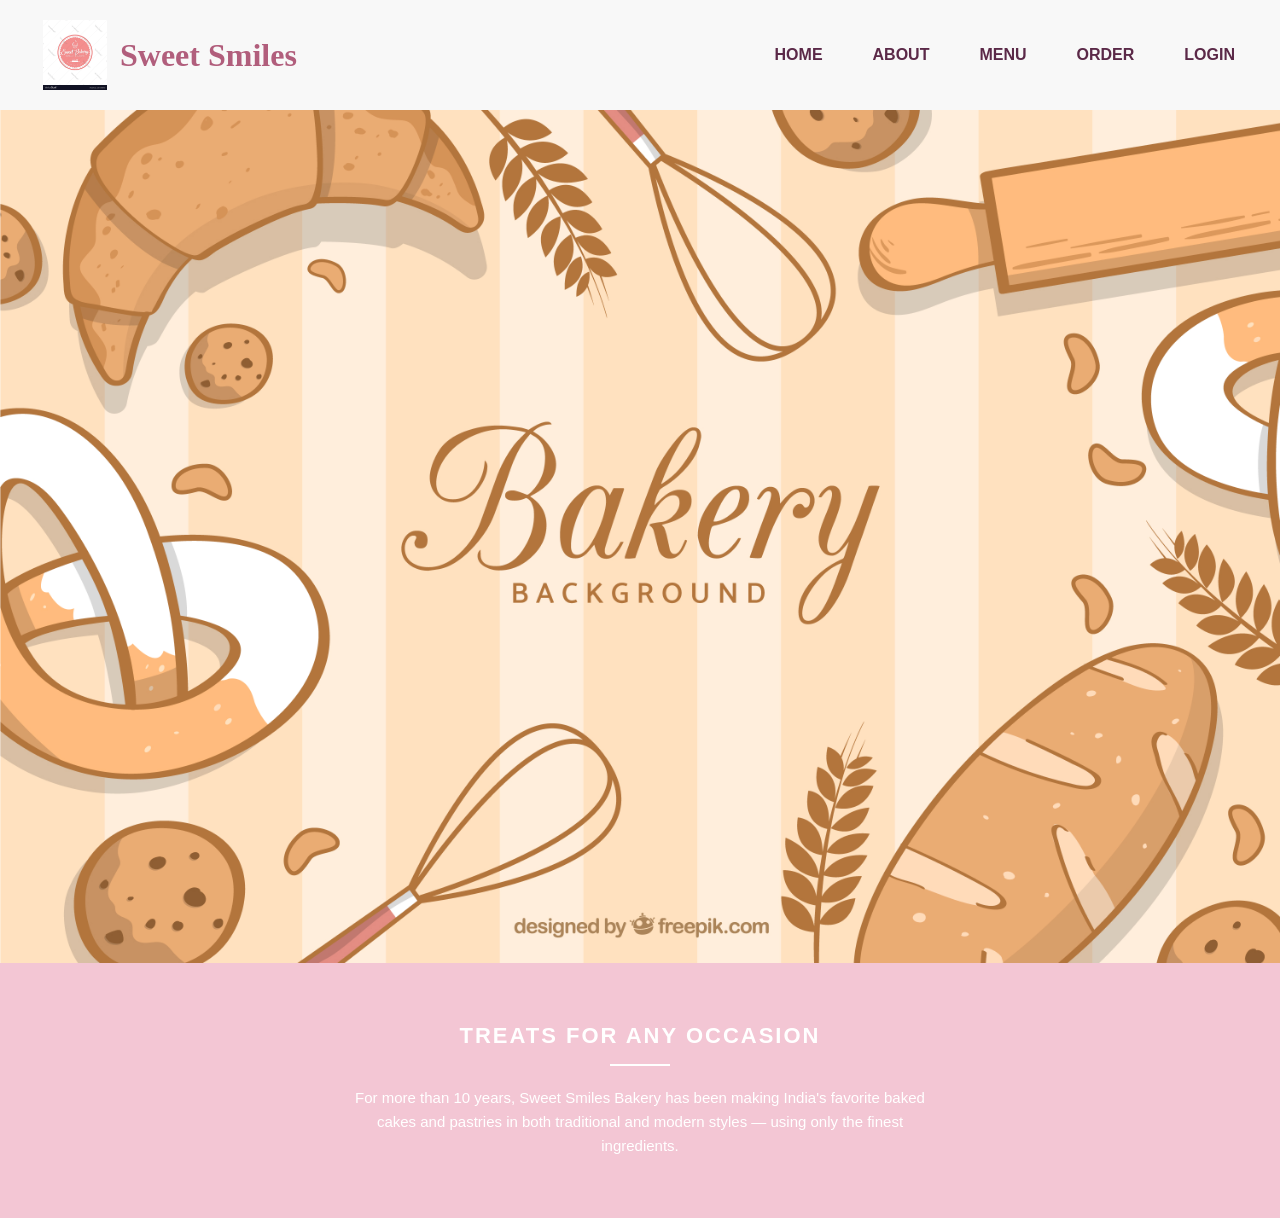
<file: index.html>
<!DOCTYPE html>
<html lang="en">
<head>
    <meta charset="UTF-8">
    <meta name="viewport" content="width=device-width, initial-scale=1.0">
    <title>Cake Shope</title>
    <link rel="stylesheet" href="static/css/index.css">
</head>
<body style="background-image: url('static/Images/');">
    <header>
    <div class="header-container">
      <div class="logo">
        <img src="static/Images/sweet-bakery-logo.webp" alt="Sweet Smiles Logo" height="400" width="400">
        <h1>Sweet Smiles</h1>
      </div>
      <nav>
        <ul>
          <li><a href="index.html">HOME</a></li>
          <li><a href="about.html">ABOUT</a></li>
          <li><a href="menu.html">MENU</a></li>
          <li><a href="order.html">ORDER</a></li>
          <li><a href="login.html">LOGIN</a></li>
        </ul>
      </nav>
      
      </div>
    </div>
  </header>

  <section class="hero">
    <img src="static/Images/backey.jpg" alt="Bakery Treats">
  </section>

  
  <section class="info">
    <h2>TREATS FOR ANY OCCASION</h2>
    <div class="divider"></div>
    <p>
      For more than 10 years, Sweet Smiles Bakery has been making India's favorite baked cakes
      and pastries in both traditional and modern styles — using only the finest ingredients.
    </p>
  </section>
</body>
</file>
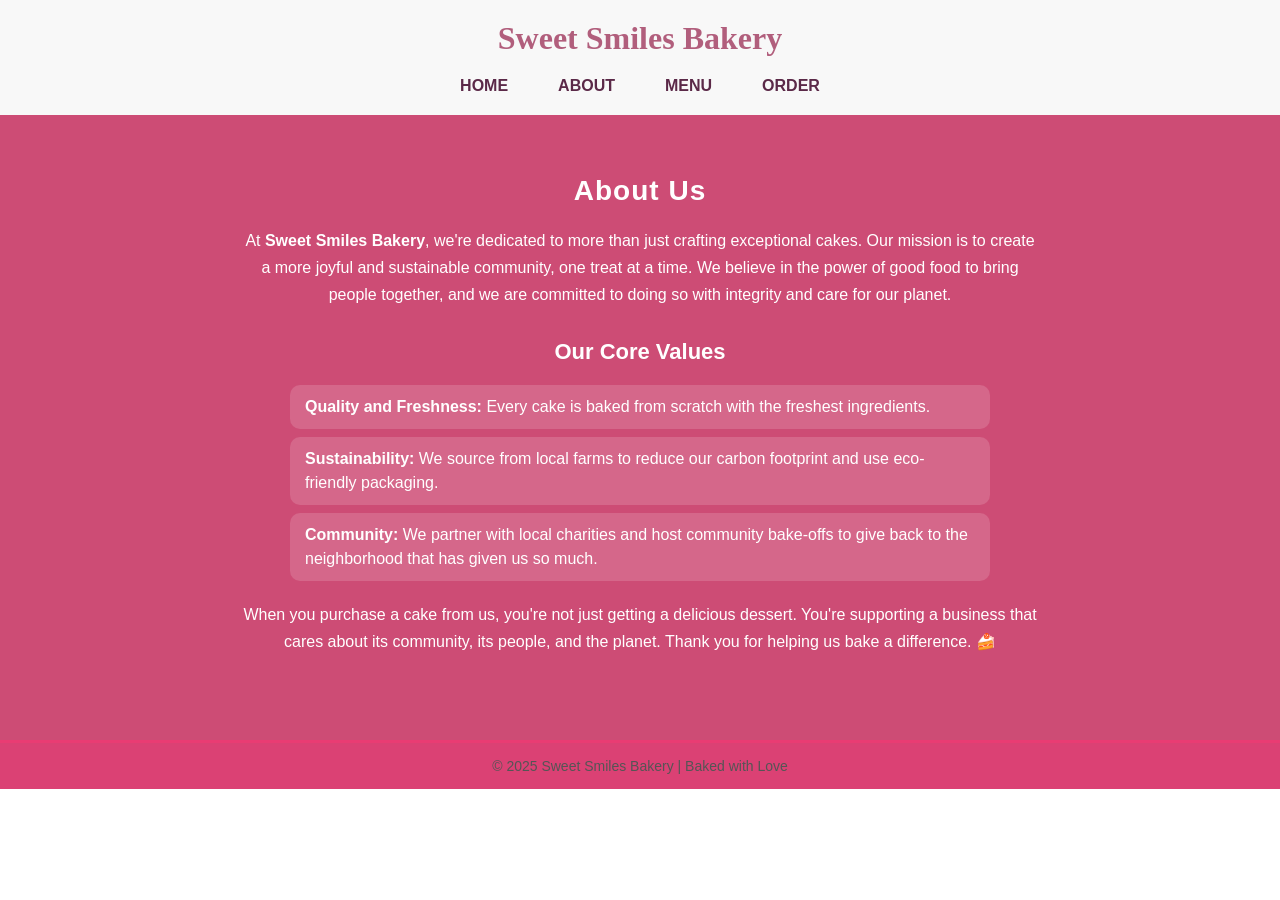
<file: about.html>
<!DOCTYPE html>
<html lang="en">
<head>
  <meta charset="UTF-8">
  <meta name="viewport" content="width=device-width, initial-scale=1.0">
  <title>About Us | Sweet Smiles Bakery</title>
  <link rel="stylesheet" href="static/css/about.css">
</head>
<body>


  <header>
    <h1>Sweet Smiles Bakery</h1>
    <nav>
        <ul>
          <li><a href="index.html">HOME</a></li>
          <li><a href="about.html">ABOUT</a></li>
          <li><a href="menu.html">MENU</a></li>
          <li><a href="order.html">ORDER</a></li>
        </ul>
      </nav>
  </header>


  <section class="about-section">
    <h2>About Us</h2>
    <p>
      At <strong>Sweet Smiles Bakery</strong>, we're dedicated to more than just crafting exceptional cakes.
      Our mission is to create a more joyful and sustainable community, one treat at a time.
      We believe in the power of good food to bring people together, and we are committed to doing so
      with integrity and care for our planet.
    </p>

    <h3>Our Core Values</h3>
    <ul>
      <li><strong>Quality and Freshness:</strong> Every cake is baked from scratch with the freshest ingredients.</li>
      <li><strong>Sustainability:</strong> We source from local farms to reduce our carbon footprint and use eco-friendly packaging.</li>
      <li><strong>Community:</strong> We partner with local charities and host community bake-offs to give back to the neighborhood that has given us so much.</li>
    </ul>

    <p>
      When you purchase a cake from us, you're not just getting a delicious dessert.
      You're supporting a business that cares about its community, its people, and the planet.
      Thank you for helping us bake a difference. 🍰
    </p>
  </section>


  <footer>
    © 2025 Sweet Smiles Bakery | Baked with Love
  </footer>

</body>
</html>
</file>
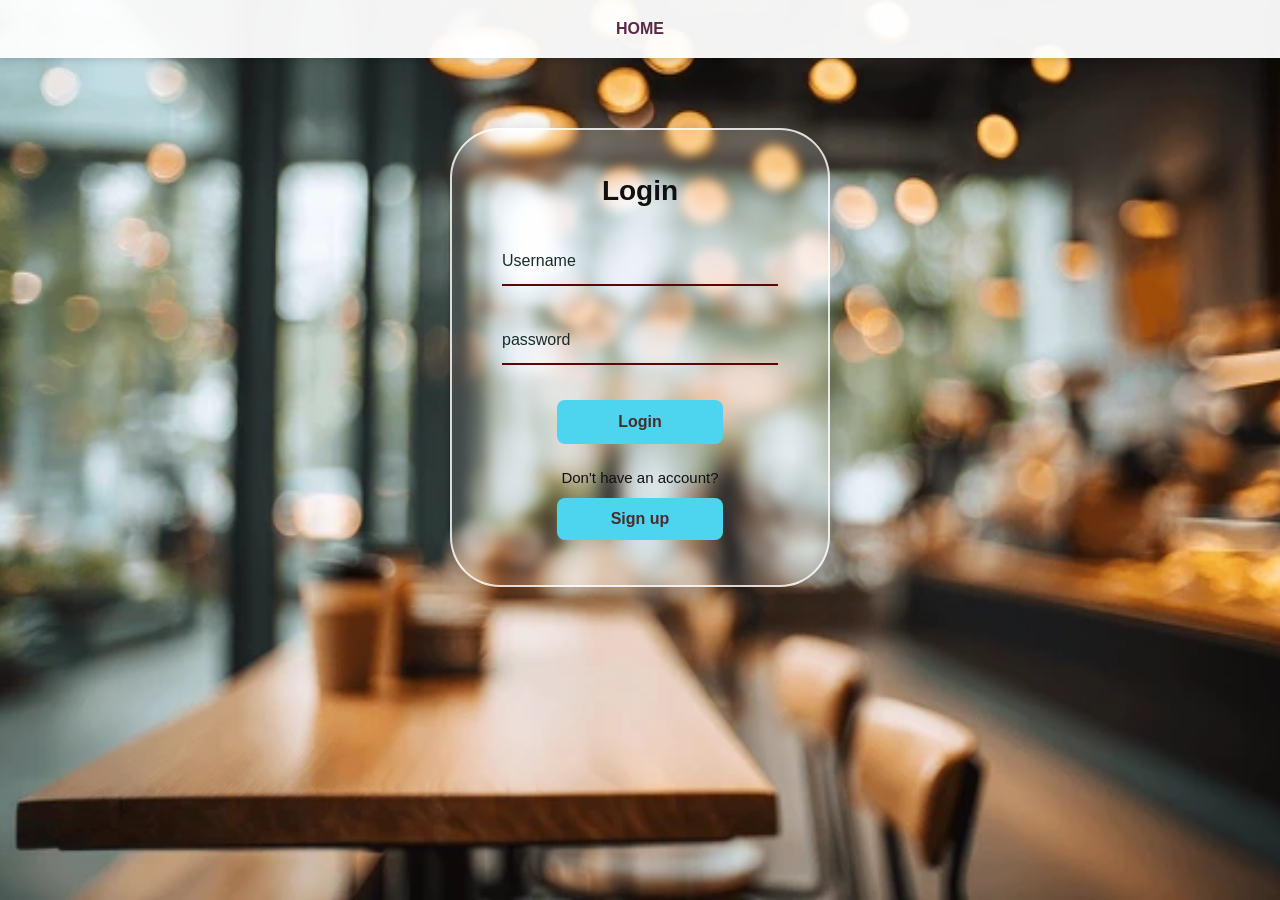
<file: login.html>
<!DOCTYPE html>
<html lang="en">
<head>
  <meta charset="UTF-8">
  <meta name="viewport" content="width=device-width, initial-scale=1.0">
  <title>Login</title>
  <link rel="stylesheet" href="static/css/login.css">
</head>
<body style="background-image: url('static/Images/image.jpg.webp');">
        <header>
          <nav>
              <ul>
                <li><a href="index.html">HOME</a></li>
              </ul>
            </nav>
        </header>


  <div class="login-container">
    <h2>Login</h2>
    <form action="#" method="post">
      <div class="input-group">
        <input type="text" name="username" required>
        <label>Username</label>
      </div>
      <div class="input-group">
        <input type="password" name="password" required>
        <label>password</label>
      </div>
      <button type="submit">Login</button>
    </form>
        <p class="signup-text">
  Don't have an account? 
  <a href="signup.html">
    <button type="button">Sign up</button>
  </a>
</p>
  </div>
  <script>

document.querySelector("form").addEventListener("submit", function(e){

e.preventDefault();

let username=document.querySelector('input[name="username"]').value;
let password=document.querySelector('input[name="password"]').value;

let storedUser=localStorage.getItem("username");
let storedPass=localStorage.getItem("password");

if(username===storedUser && password===storedPass)
{
alert("Login Successful");
window.location="index.html";
}
else
{
alert("Invalid Username or Password");
}

});

</script>
</body>

</html>
</file>
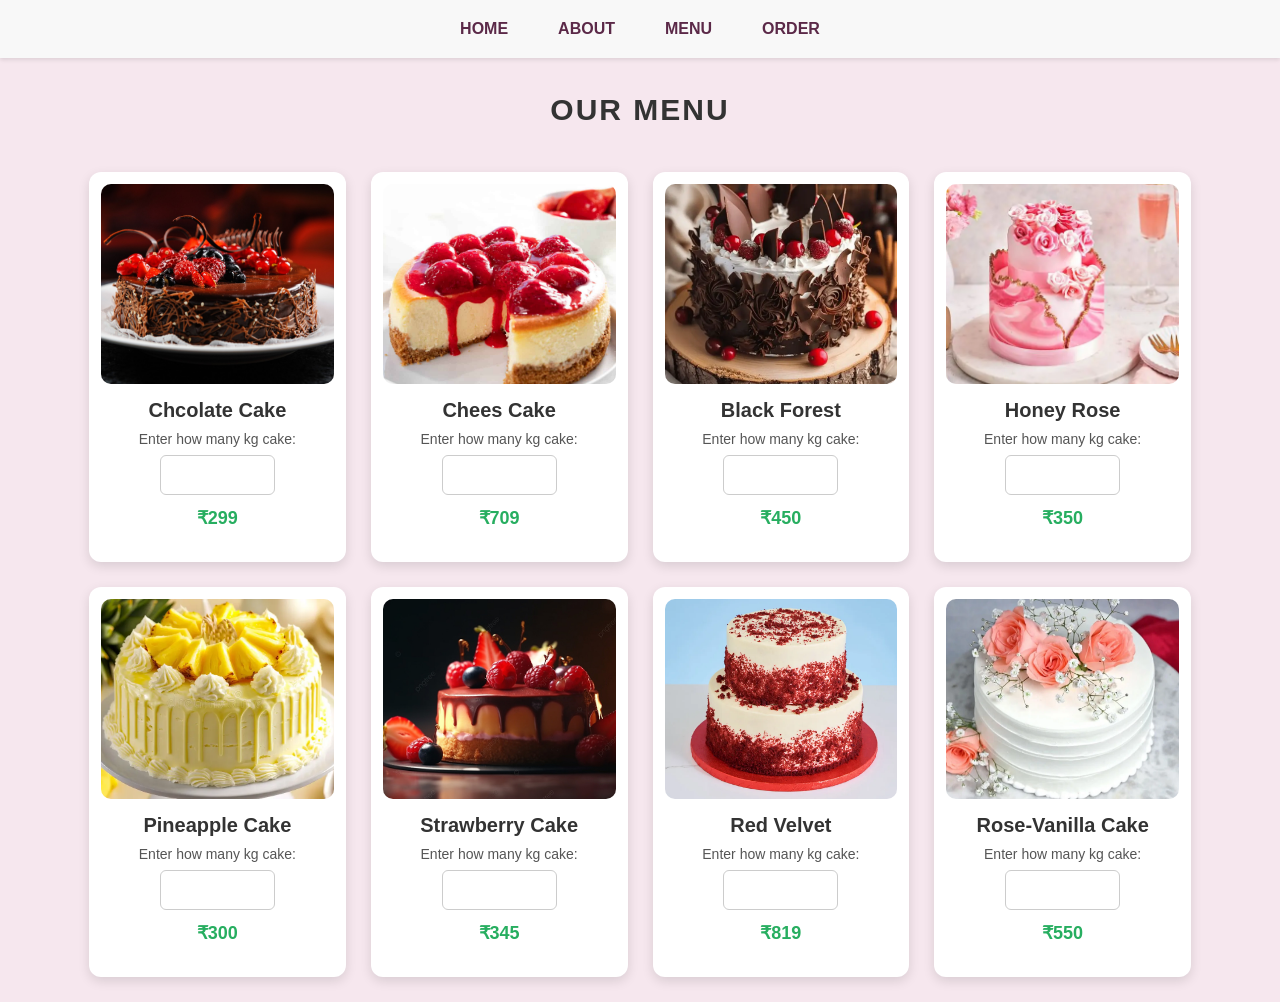
<file: menu.html>
<!DOCTYPE html>
<html lang="en">
<head>
    <meta charset="UTF-8">
    <meta name="viewport" content="width=device-width, initial-scale=1.0">
    <title>Menu</title>
    <link rel="stylesheet" href="static/css/menu.css">
</head>
<body>
    <header>
        <nav>
        <ul>
          <li><a href="index.html">HOME</a></li>
          <li><a href="about.html">ABOUT</a></li>
          <li><a href="menu.html">MENU</a></li>
          <li><a href="order.html">ORDER</a></li>
        </ul>
      </nav>
    </header>
    <h1>Our Menu</h1>
    <table class="menu-table">
    <tr>
        <td class="menu-item">
        <img src="static/Images/chcolate cake image.jpg" alt="Chcolate Cake" class="menu-img">
        <h3 class="item-name">Chcolate Cake</h3>
        <label for="series-input">Enter how many kg cake:</label>
        <input type="number" id="series-input" name="series-input" min="0.5" max="100" step="0.5"/>
        <p class="price">₹299</p>
        </td>

    <td class="menu-item">
        <img src="static/Images/chees cake image.jpg" alt="Chees Cake" class="menu-img">
        <h3 class="item-name">Chees Cake</h3>
         <label for="series-input">Enter how many kg cake:</label>
        <input type="number" id="series-input" name="series-input" min="0.5" max="100" step="0.5"/>
       <p class="price">₹709</p> 
       </td>

    <td class="menu-item">
        <img src="static/Images/dark forest image.webp" alt="Black Forest" class="menu-img">
        <h3 class="item-name">Black Forest</h3>
         <label for="series-input">Enter how many kg cake:</label>
        <input type="number" id="series-input" name="series-input" min="0.5" max="100" step="0.5"/>
       <p class="price">₹450</p> 
       </td>
    <td class="menu-item">
        <img src="static/Images/honey rose cake.webp" alt="Honey Rose" class="menu-img">
        <h3 class="item-name">Honey Rose</h3>
         <label for="series-input">Enter how many kg cake:</label>
        <input type="number" id="series-input" name="series-input" min="0.5" max="100" step="0.5"/>
       <p class="price">₹350</p> 
       </td>
       </tr>
       <tr>
    <td class="menu-item">
        <img src="static/Images/pineapple cake image.webp" alt="Pineapple Cake" class="menu-img">
        <h3 class="item-name">Pineapple Cake</h3>
         <label for="series-input">Enter how many kg cake:</label>
        <input type="number" id="series-input" name="series-input" min="0.5" max="100" step="0.5"/>
       <p class="price">₹300</p> 
       </td>
    <td class="menu-item">
        <img src="static/Images/pngtree-cake-strawberry-cake-shop-background-image_2376340.jpg" alt="Strawberry Cake" class="menu-img">
        <h3 class="item-name">Strawberry Cake</h3>
         <label for="series-input">Enter how many kg cake:</label>
        <input type="number" id="series-input" name="series-input" min="0.5" max="100" step="0.5"/>
       <p class="price">₹345</p> 
       </td>
    <td class="menu-item">
        <img src="static/Images/red velvet image.webp" alt="Red Velvet" class="menu-img">
        <h3 class="item-name">Red Velvet</h3>
         <label for="series-input">Enter how many kg cake:</label>
        <input type="number" id="series-input" name="series-input" min="0.5" max="100" step="0.5"/>
       <p class="price">₹819</p> 
       </td>    
    <td class="menu-item">
        <img src="static/Images/rose vanilla cake.webp" alt="Rose-Vanilla Cake" class="menu-img">
        <h3 class="item-name">Rose-Vanilla Cake</h3>
         <label for="series-input">Enter how many kg cake:</label>
        <input type="number" id="series-input" name="series-input" min="0.5" max="100" step="0.5"/>
       <p class="price">₹550</p>         
         </td>
    </tr>
</table>
</body>
</html>
</file>
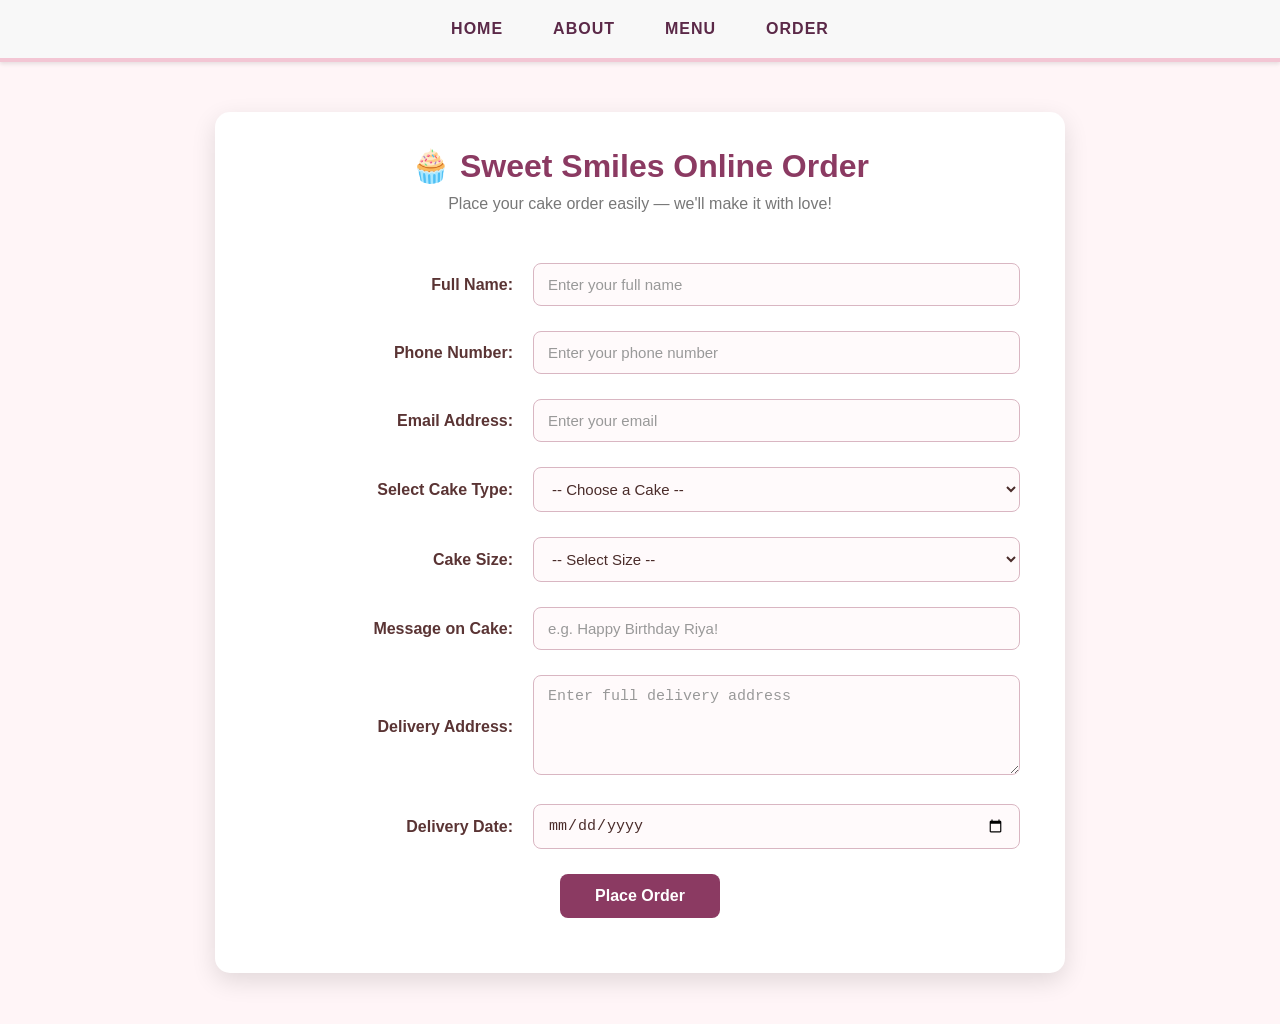
<file: order.html>
<!DOCTYPE html>
<html lang="en">
<head>
  <meta charset="UTF-8">
  <meta name="viewport" content="width=device-width, initial-scale=1.0">
  <title>Online Order - Sweet Smiles</title>
  <link rel="stylesheet" href="static/css/order.css">
</head>
<body>
  <header>
    <nav>
      <ul>
        <li><a href="index.html">HOME</a></li>
        <li><a href="about.html">ABOUT</a></li>
        <li><a href="menu.html">MENU</a></li>
        <li><a href="order.html">ORDER</a></li>
      </ul>
    </nav>
  </header>

  <section class="order-section">
    <h1>🧁 Sweet Smiles Online Order</h1>
    <p>Place your cake order easily — we'll make it with love!</p>

    <form action="#" method="post">
      <table class="order-table" align="center">
        <tr>
          <td><label for="name">Full Name:</label></td>
          <td><input type="text" id="name" name="name" placeholder="Enter your full name" required></td>
        </tr>

        <tr>
          <td><label for="phone">Phone Number:</label></td>
          <td><input type="tel" id="phone" name="phone" placeholder="Enter your phone number" required></td>
        </tr>

        <tr>
          <td><label for="email">Email Address:</label></td>
          <td><input type="email" id="email" name="email" placeholder="Enter your email" required></td>
        </tr>

        <tr>
          <td><label for="cake">Select Cake Type:</label></td>
          <td>
            <select id="cake" name="cake" required>
              <option value="">-- Choose a Cake --</option>
              <option>Chocolate Cake</option>
              <option>Cheese Cake</option>
              <option>Black Forest</option>
              <option>Honey Rose</option>
              <option>Pineapple Cake</option>
              <option>Strawberry Cake</option>
              <option>Red Velvet</option>
              <option>Rose-Vanilla Cake</option>
            </select>
          </td>
        </tr>

        <tr>
          <td><label for="size">Cake Size:</label></td>
          <td>
            <select id="size" name="size" required>
              <option value="">-- Select Size --</option>
              <option>½ kg</option>
              <option>1 kg</option>
              <option>1½ kg</option>
              <option>2 kg</option>
              <option>2½ kg</option>
              <option>3 kg</option>
              <option>3½ kg</option>
              <option>4 kg</option>
              <option>4½ kg</option>
              <option>5 kg</option>
              <option>5½ kg</option>
              <option>Custom Size</option>
            </select>
          </td>
        </tr>

        <tr>
          <td><label for="message">Message on Cake:</label></td>
          <td><input type="text" id="message" name="message" placeholder="e.g. Happy Birthday Riya!"></td>
        </tr>

        <tr>
          <td><label for="address">Delivery Address:</label></td>
          <td><textarea id="address" name="address" placeholder="Enter full delivery address" rows="4" required></textarea></td>
        </tr>

        <tr>
          <td><label for="date">Delivery Date:</label></td>
          <td><input type="date" id="date" name="date" required></td>
        </tr>

        <tr>
          <td colspan="2" style="text-align:center;">
            <button type="submit">Place Order</button>
          </td>
        </tr>
      </table>
    </form>
  </section>

</body>
</html>
</file>
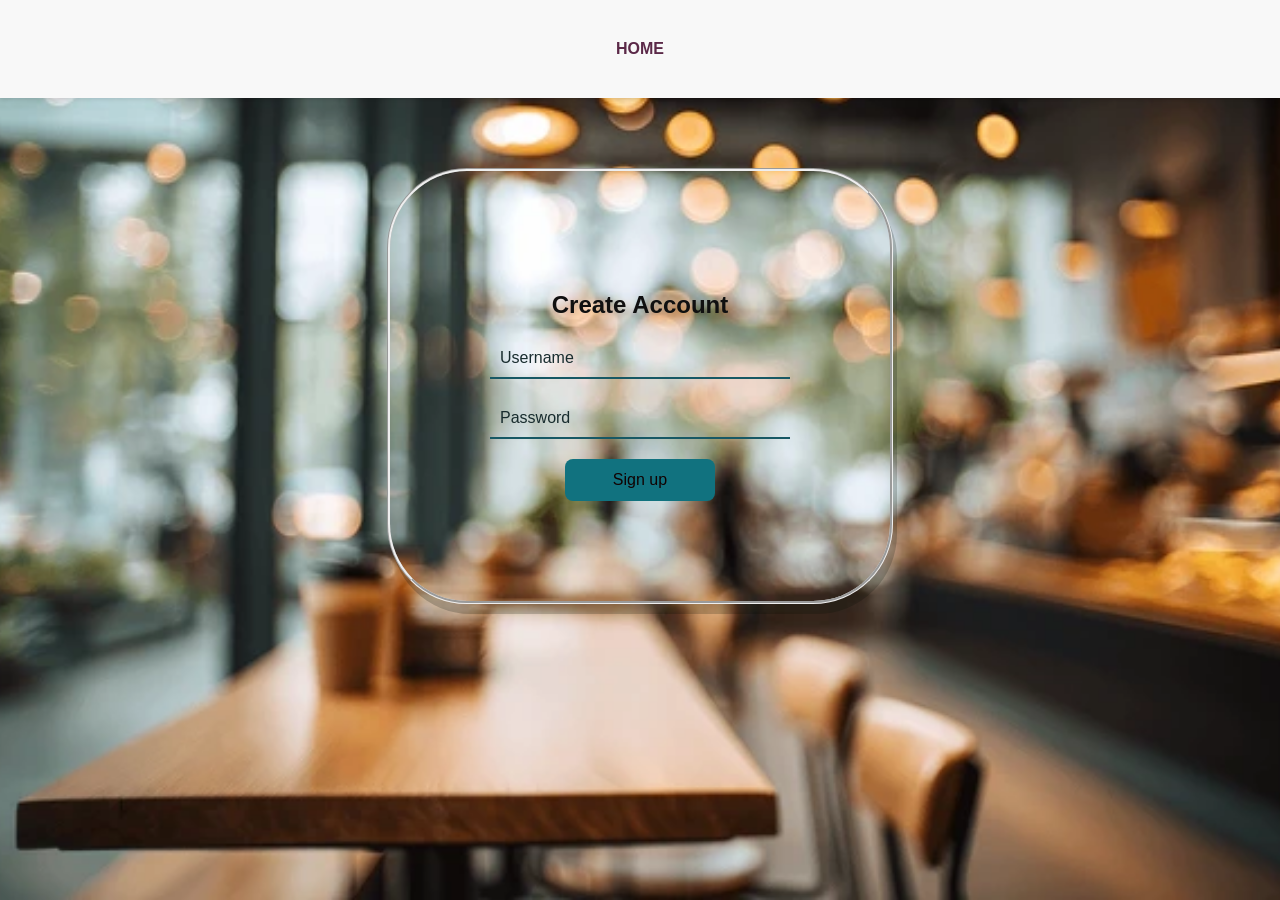
<file: signup.html>
<!DOCTYPE html>
<html>

<head>
    <title>Signup</title>
    <link rel="stylesheet" href="static/css/signup.css">
</head>

<body style="background-image: url('static/Images/image.jpg.webp');">

    <header>
        <nav>
            <ul>
                <li><a href="index.html">HOME</a></li>
            </ul>
        </nav>
    </header>

    <div class="signup-container">

        <h2>Create Account</h2>

        <form onsubmit="signup(event)">

            <div class="input-group">
                <input type="text" id="username" placeholder="Username" required>
            </div>

            <div class="input-group">
                <input type="password" id="password" placeholder="Password" required>
            </div>

            <button type="submit">Sign up</button>

        </form>

    </div>


    <script>

        function signup(event) {

            event.preventDefault();

            let username = document.getElementById("username").value;
            let password = document.getElementById("password").value;

            localStorage.setItem("username", username);
            localStorage.setItem("password", password);

            alert("Account Created Successfully");

            window.location.href = "login.html";
        }

    </script>

</body>

</html>
</file>
<file: static/css/index.css>
* {
    margin: 0;
    padding: 0;
    box-sizing: border-box;
    font-family: "Poppins", sans-serif;
}

header {
    background-color: #f8f8f8;
    padding: 20px 40px;
    width: 100%;
    box-shadow: 0 2px 4px rgba(0, 0, 0, 0.1);
}

.header-container {
    display: flex;
    justify-content: space-between;
    align-items: center;
}

.logo {
    display: flex;
    align-items: center;
    gap: 10px;
}

.logo img {
    height: 70px;
    width: 70px;
    object-fit: contain;
}

.logo h1 {
    font-family: "Brush Script MT", cursive;
    font-size: 32px;
    color: #b15e7c;
}

nav ul {
    list-style: none;
    display: flex;
    justify-content: center;
    align-items: center;
    gap: 40px;
    margin: 0;
    padding: 0;
}

nav ul li a {
    text-decoration: none;
    color: #5b2948;
    font-size: 16px;
    font-weight: bold;
    padding: 8px 5px;
    transition: 0.3s ease;
}

nav ul li a:hover {
    color: #e35b50;
    border-bottom: 2px solid #e35b50;
}

.hero img {
    width: 100%;
    height: auto;
    display: block;
}

.info {
    background-color: #f3c6d4;
    text-align: center;
    padding: 60px 20px;
    color: white;
}

.info h2 {
    font-size: 22px;
    letter-spacing: 2px;
    margin-bottom: 15px;
}

.divider {
    width: 60px;
    height: 2px;
    background-color: white;
    margin: 0 auto 20px;
}

.info p {
    max-width: 600px;
    margin: 0 auto;
    font-size: 15px;
    line-height: 1.6;
}

@media (max-width: 768px) {
    header {
        padding: 15px 20px;
    }
    .header-container {
        flex-direction: column;

        gap: 20px;
    }

    nav ul {
        flex-wrap: wrap;

        justify-content: center;

        gap: 20px;
    }

    nav ul li a {
        font-size: 14px;
    }

    .logo img {
        height: 60px;

        width: 60px;
    }

    .logo h1 {
        font-size: 28px;
    }
}
</file>
<file: static/css/about.css>
* {
    margin: 0;
    padding: 0;
    box-sizing: border-box;
    font-family: "Poppins", sans-serif;
}

header {
    background-color: #f8f8f8;
    width: 100%;
    padding: 20px 40px;
    box-shadow: 0 2px 4px rgba(0, 0, 0, 0.1);
    text-align: center;
}

header h1 {
    color: #b15e7c;
    font-family: "Brush Script MT", cursive;
    font-size: 32px;
    margin-bottom: 20px;
}

nav {
    width: 100%;
}

nav ul {
    list-style: none;
    display: flex;
    justify-content: center;
    align-items: center;
    gap: 40px;
    margin: 0;
    padding: 0;
}

nav ul li {
    list-style: none;
}

nav ul li a {
    text-decoration: none;
    color: #5b2948;
    font-size: 16px;
    font-weight: bold;
    padding: 8px 5px;
    transition: 0.3s ease;
}

nav ul li a:hover {
    color: #e35b50;
    border-bottom: 2px solid #e35b50;
}

.about-section {
    background-color: #cd4c75;
    color: white;
    padding: 60px 20px;
    text-align: center;
    min-height: 500px;
}

.about-section h2 {
    font-size: 28px;
    margin-bottom: 20px;
    letter-spacing: 1px;
}

.about-section h3 {
    margin-top: 30px;
    margin-bottom: 20px;
    font-size: 22px;
}

.about-section p {
    max-width: 800px;
    margin: 0 auto 25px;
    font-size: 16px;
    line-height: 1.7;
}

.about-section ul {
    text-align: left;
    max-width: 700px;
    margin: 0 auto 20px;
    list-style-type: none;
    padding: 0;
}

.about-section li {
    background-color: rgba(255, 255, 255, 0.15);
    margin: 8px 0;
    padding: 10px 15px;
    border-radius: 10px;
    font-size: 16px;
    line-height: 1.5;
}

footer {
    background-color: #db4174;
    color: #555;
    text-align: center;
    padding: 15px;
    border-top: 3px solid #e93c73;
    font-size: 14px;
}

@media (max-width: 768px) {
    header {
        padding: 15px 20px;
    }
    header h1 {
        font-size: 28px;

        margin-bottom: 20px;
    }
    nav ul {
        flex-wrap: wrap;

        gap: 20px;
    }
    nav ul li a {
        font-size: 14px;
    }
    .about-section {
        padding: 45px 20px;
    }
    .about-section h2 {
        font-size: 24px;
    }
    .about-section h3 {
        font-size: 20px;
    }
    .about-section p,
    .about-section li {
        font-size: 15px;
    }
}

@media (max-width: 480px) {
    nav ul {
        gap: 12px;
    }
    nav ul li a {
        font-size: 13px;
    }
    header h1 {
        font-size: 25px;
    }
}
</file>
<file: static/css/login.css>
* {
    margin: 0;
    padding: 0;
    box-sizing: border-box;
}

body {
    min-height: 100vh;
    font-family: Arial, Helvetica, sans-serif;
    background-repeat: no-repeat;
    background-size: cover;
    background-position: center;
    background-attachment: fixed;
    color: #222;
}

header {
    width: 100%;
    height: auto;
    background: rgba(255, 255, 255, 0.95);
    padding: 20px 40px;
    box-shadow: 0 2px 8px rgba(0, 0, 0, 0.15);
    display: flex;
    justify-content: center;
    align-items: center;
}

nav {
    width: 100%;
}

nav ul {
    list-style: none;
    display: flex;
    justify-content: center;
    align-items: center;
    gap: 40px;
    margin: 0;
    padding: 0;
}

nav ul li a {
    text-decoration: none;
    color: #5b2948;
    font-size: 16px;
    font-weight: bold;
    padding: 8px 5px;
    transition: 0.3s ease;
}

nav ul li a:hover {
    color: #e85d8f;
    border-bottom: 2px solid #e85d8f;
}

.login-container {
    width: 380px;
    margin: 70px auto;
    padding: 45px 50px;
    text-align: center;
    background: rgba(255, 255, 255, 0.12);
    border: 2px solid rgba(255, 255, 255, 0.8);
    border-radius: 50px;
    box-shadow: 0 8px 30px rgba(0, 0, 0, 0.25);
    backdrop-filter: blur(5px);
}

.login-container h2 {
    color: #101010;
    font-size: 28px;
    margin-bottom: 35px;
}

.input-group {
    position: relative;
    margin-bottom: 35px;
}

.input-group input {
    width: 100%;
    padding: 12px 0;
    border: none;
    border-bottom: 2px solid #5f0505;
    outline: none;
    background: transparent;
    font-size: 16px;
    color: #111;
}

.input-group label {
    position: absolute;
    top: 0;
    left: 0;
    padding: 10px 0;
    pointer-events: none;
    color: #182c2e;
    font-size: 16px;
    transition: 0.3s ease;
}

.input-group input:focus ~ label,
.input-group input:valid ~ label {
    top: -22px;
    font-size: 12px;
    color: #8b3a62;
}

.login-container form button {
    width: 60%;
    padding: 13px;
    background: #4dd5f0;
    border: none;
    border-radius: 8px;
    color: #4a2c2c;
    font-size: 16px;
    font-weight: bold;
    cursor: pointer;
    transition: 0.3s ease;
}

.login-container form button:hover {
    background: #31bdd9;
    transform: translateY(-2px);
    box-shadow: 0 5px 12px rgba(0, 0, 0, 0.2);
}

.signup-text {
    margin-top: 25px;
    font-size: 15px;
    color: #111;
}

.signup-text a {
    display: block;
    text-decoration: none;
    margin-top: 12px;
}

.signup-text a button {
    width: 60%;
    padding: 12px;
    background: #4dd5f0;
    border: none;
    border-radius: 8px;
    color: #4a2c2c;
    font-size: 16px;
    font-weight: bold;
    cursor: pointer;
    transition: 0.3s ease;
}

.signup-text a button:hover {
    background: #31bdd9;
    transform: translateY(-2px);
    box-shadow: 0 5px 12px rgba(0, 0, 0, 0.2);
}

@media (max-width: 768px) {
    header {
        padding: 15px;
    }
    nav ul {
        gap: 18px;

        flex-wrap: wrap;
    }
    nav ul li a {
        font-size: 14px;
    }
    .login-container {
        width: 90%;
        margin: 50px auto;
        padding: 40px 25px;
        border-radius: 35px;
    }

    .login-container h2 {
        font-size: 24px;
    }
    .login-container form button,
    .signup-text a button {
        width: 80%;
    }
}

@media (max-width: 480px) {
    nav ul {
        gap: 12px;
    }
    nav ul li a {
        font-size: 13px;
    }
    .login-container {
        width: 92%;
        margin-top: 35px;
        padding: 35px 20px;
    }
    .login-container form button,
    .signup-text a button {
        width: 100%;
    }
}
</file>
<file: static/css/menu.css>
* {
    margin: 0;
    padding: 0;
    box-sizing: border-box;
    font-family: "Poppins", sans-serif;
}

body {
    background-color: #f6e7ee;

    text-align: center;

    min-height: 100vh;
}

header {
    background-color: #f8f8f8;

    padding: 20px 40px;

    width: 100%;

    box-shadow: 0 2px 4px rgba(0, 0, 0, 0.1);
}

nav {
    width: 100%;
}

nav ul {
    list-style: none;

    display: flex;

    justify-content: center;

    align-items: center;

    gap: 40px;

    margin: 0;

    padding: 0;
}

nav ul li {
    list-style: none;
}

nav ul li a {
    text-decoration: none;

    color: #5b2948;

    font-size: 16px;

    font-weight: bold;

    padding: 8px 5px;

    transition: 0.3s ease;
}


nav ul li a:hover {
    color: #e35b50;

    border-bottom: 2px solid #e35b50;
}

h1 {
    color: #333;

    margin-top: 35px;

    margin-bottom: 20px;

    text-transform: uppercase;

    letter-spacing: 2px;

    font-size: 30px;
}

.menu-table {
    width: 90%;

    margin: 0 auto;

    border-collapse: separate;

    border-spacing: 25px;

    table-layout: fixed;
}

.menu-table td {
    width: 25%;

    vertical-align: top;
}

.menu-item {
    background-color: #ffffff;

    border-radius: 12px;

    padding: 12px;

    height: 390px;

    box-shadow: 0 4px 12px rgba(0, 0, 0, 0.12);

    transition: transform 0.3s ease,
                box-shadow 0.3s ease;
}

.menu-item:hover {
    transform: translateY(-5px);

    box-shadow: 0 8px 18px rgba(0, 0, 0, 0.16);
}

.menu-img {
    width: 100%;

    height: 200px;

    object-fit: cover;

    display: block;

    border-radius: 10px;

    cursor: pointer;

    transition: transform 0.3s ease;
}

.menu-img:hover {
    transform: scale(1.03);
}

.item-name {
    margin: 15px 0 8px;

    font-size: 20px;

    color: #333;

    min-height: 24px;
}


.menu-item label {
    display: block;

    font-size: 14px;

    color: #555;

    margin-bottom: 8px;
}

.menu-item input {
    width: 115px;

    height: 40px;

    padding: 8px;

    border: 1px solid #ccc;

    border-radius: 6px;

    outline: none;

    text-align: center;

    font-size: 15px;
}

.menu-item input:focus {
    border-color: #b15e7c;

    box-shadow: 0 0 5px rgba(177, 94, 124, 0.3);
}

.price {
    color: #27ae60;

    font-weight: bold;

    font-size: 18px;

    margin-top: 12px;

    margin-bottom: 0;
}

.menu-table tr {
    vertical-align: top;
}

@media (max-width: 1000px) {

    .menu-table {
        width: 95%;

        border-spacing: 15px;
    }

    .menu-item {
        height: 390px;
    }

    .menu-img {
        height: 170px;
    }
}

@media (max-width: 768px) {
    header {
        padding: 15px 20px;
    }

    nav ul {
        flex-wrap: wrap;

        gap: 20px;
    }

    nav ul li a {
        font-size: 14px;
    }

    h1 {
        font-size: 26px;

        margin-top: 30px;
    }

    .menu-table {
        width: 90%;

        border-spacing: 15px;
    }

    .menu-table,
    .menu-table tbody,
    .menu-table tr,
    .menu-table td {
        display: block;

        width: 100%;
    }

    .menu-item {
        height: auto;

        min-height: 390px;

        margin-bottom: 20px;
    }

    .menu-img {
        height: 220px;
    }
}

@media (max-width: 480px) {
    nav ul {
        gap: 12px;
    }

    nav ul li a {
        font-size: 13px;
    }

    .menu-table {
        width: 94%;
    }

    .menu-img {
        height: 200px;
    }

    .item-name {
        font-size: 18px;
    }
}
</file>
<file: static/css/order.css>
* {
    margin: 0;
    padding: 0;
    box-sizing: border-box;
}

body {
    font-family: Arial, Helvetica, sans-serif;
    background: #fff5f7;
    color: #4a2c2a;
    min-height: 100vh;
}

header {
    background-color: #f8f8f8;
    border-bottom: 4px solid #f3c6d4;
    padding: 20px 40px;
    width: 100%;
    box-shadow: 0 2px 4px rgba(0, 0, 0, 0.1);
}

nav {
    width: 100%;
}

nav ul {
    list-style: none;
    display: flex;
    justify-content: center;
    align-items: center;
    gap: 40px;
    margin: 0;
    padding: 0;
}

nav ul li {
    list-style: none;
}

nav ul li a {
    text-decoration: none;
    color: #5b2948;
    font-size: 16px;
    font-weight: bold;
    padding: 8px 5px;
    letter-spacing: 1px;
    transition: 0.3s ease;
}

nav ul li a:hover {
    color: #e35b50;
    border-bottom: 2px solid #e35b50;
}

.order-section {
    width: 90%;
    max-width: 850px;
    margin: 50px auto;
    padding: 35px;
    background: white;
    border-radius: 15px;
    box-shadow: 0 8px 25px rgba(0, 0, 0, 0.12);
}

.order-section h1 {
    text-align: center;
    color: #8b3a62;
    font-size: 32px;
    margin-bottom: 10px;
}

.order-section > p {
    text-align: center;
    color: #777;
    font-size: 16px;
    margin-bottom: 30px;
}

.order-table {
    width: 100%;
    border-collapse: separate;
    border-spacing: 0 15px;
}

.order-table td {
    padding: 5px 10px;
    vertical-align: middle;
}

.order-table td:first-child {
    width: 35%;
    text-align: right;
    font-weight: bold;
    color: #5a3434;
}
g
.order-table td:last-child {
    width: 65%;
}

input,
select,
textarea {
    width: 100%;
    padding: 12px 14px;
    border: 1px solid #d9b6c2;
    border-radius: 8px;
    background: #fffafb;
    color: #4a2c2a;
    font-size: 15px;
    outline: none;
    transition: 0.3s;
}

input::placeholder,
textarea::placeholder {
    color: #999;
}

input:focus,
select:focus,
textarea:focus {
    border-color: #8b3a62;
    box-shadow: 0 0 5px rgba(139, 58, 98, 0.25);
    background: white;
}

textarea {
    resize: vertical;
    min-height: 100px;
}

select {
    cursor: pointer;
}

button {
    background: #8b3a62;
    color: white;
    border: none;
    padding: 13px 35px;
    border-radius: 8px;
    font-size: 16px;
    font-weight: bold;
    cursor: pointer;
    transition: 0.3s;
}

button:hover {
    background: #6f2d4e;
    transform: translateY(-2px);
    box-shadow: 0 5px 12px rgba(139, 58, 98, 0.3);
}

button:active {
    transform: translateY(0);
}


@media (max-width: 768px) {
    header {
        padding: 15px 20px;
    }
    nav ul {
        flex-wrap: wrap;
        justify-content: center;
        gap: 20px;
    }
    nav ul li a {
        font-size: 14px;
    }
    .order-section {
        width: 94%;
        margin: 30px auto;
        padding: 25px 15px;
    }
    .order-section h1 {
        font-size: 25px;
    }
    .order-section > p {
        font-size: 14px;
        line-height: 1.5;
    }
    .order-table,
    .order-table tbody,
    .order-table tr,
    .order-table td {
        display: block;
        width: 100%;
    }
    .order-table td:first-child {
        text-align: left;
        margin-bottom: 5px;
        padding-bottom: 0;
    }
    .order-table td:last-child {
        padding-top: 0;
    }
    .order-table tr {
        margin-bottom: 15px;
    }
    .order-table td[colspan="2"] {
        text-align: center;
        margin-top: 10px;
    }
    button {
        width: 100%;
    }
}

@media (max-width: 480px) {
    .order-section {
        padding: 20px 12px;
    }
    .order-section h1 {
        font-size: 22px;
    }
    input,
    select,
    textarea {
        font-size: 14px;
        padding: 11px;
    }
    button {
        font-size: 15px;
        padding: 12px;
    }
}
</file>
<file: static/css/signup.css>
body {
    margin: 0;
    padding: 0;
    font-family: Arial, sans-serif;
    min-height: 100vh;
    background-repeat: no-repeat;
    background-size: cover;
    background-position: center;
}

header {
    background-color: #f8f8f8;
    padding: 20px;
    width: 100%;
    box-sizing: border-box;
    box-shadow: 0 2px 4px rgba(0, 0, 0, 0.1);
}

nav ul {
    list-style: none;
    display: flex;
    justify-content: center;
    align-items: center;
    gap: 25px;
    flex-wrap: wrap;
    padding: 20px;
    margin: 0;
}

nav ul li a {
    text-decoration: none;
    color: #5b2948;
    font-size: 16px;
    font-weight: bold;
    padding: 8px 5px;
    transition: 0.3s;
}

nav ul li a:hover {
    color: #e35b50;
}

.signup-container {
    background: transparent;
    padding: 100px;
    border-radius: 80px;
    box-shadow: 4px 10px rgba(1, 12, 2, 0.2);
    text-align: center;
    width: 300px;
    border-style: groove;
    margin: 70px auto;
}

h2 {
    color: #101010;
    margin-bottom: 20px;
}

.input-group {
    margin-bottom: 20px;
}

.input-group input {
    width: 100%;
    padding: 10px;
    border: none;
    border-bottom: 2px solid #175864;
    outline: none;
    font-size: 16px;
    background: transparent;
    box-sizing: border-box;
}

.input-group input::placeholder {
    color: #182c2e;
}

button {
    width: 50%;
    padding: 12px;
    background: #11727f;
    border: none;
    border-radius: 8px;
    color: rgb(17, 2, 2);
    font-size: 16px;
    cursor: pointer;
    transition: 0.3s;
}

button:hover {
    background: #e35b50;
}

@media (max-width: 768px) {
    nav ul {
        gap: 15px;
    }
    nav ul li a {
        font-size: 14px;
    }
    .signup-container {
        width: 75%;
        padding: 60px 30px;
        margin: 50px auto;
    }
    button {
        width: 70%;
    }
}
</file>
